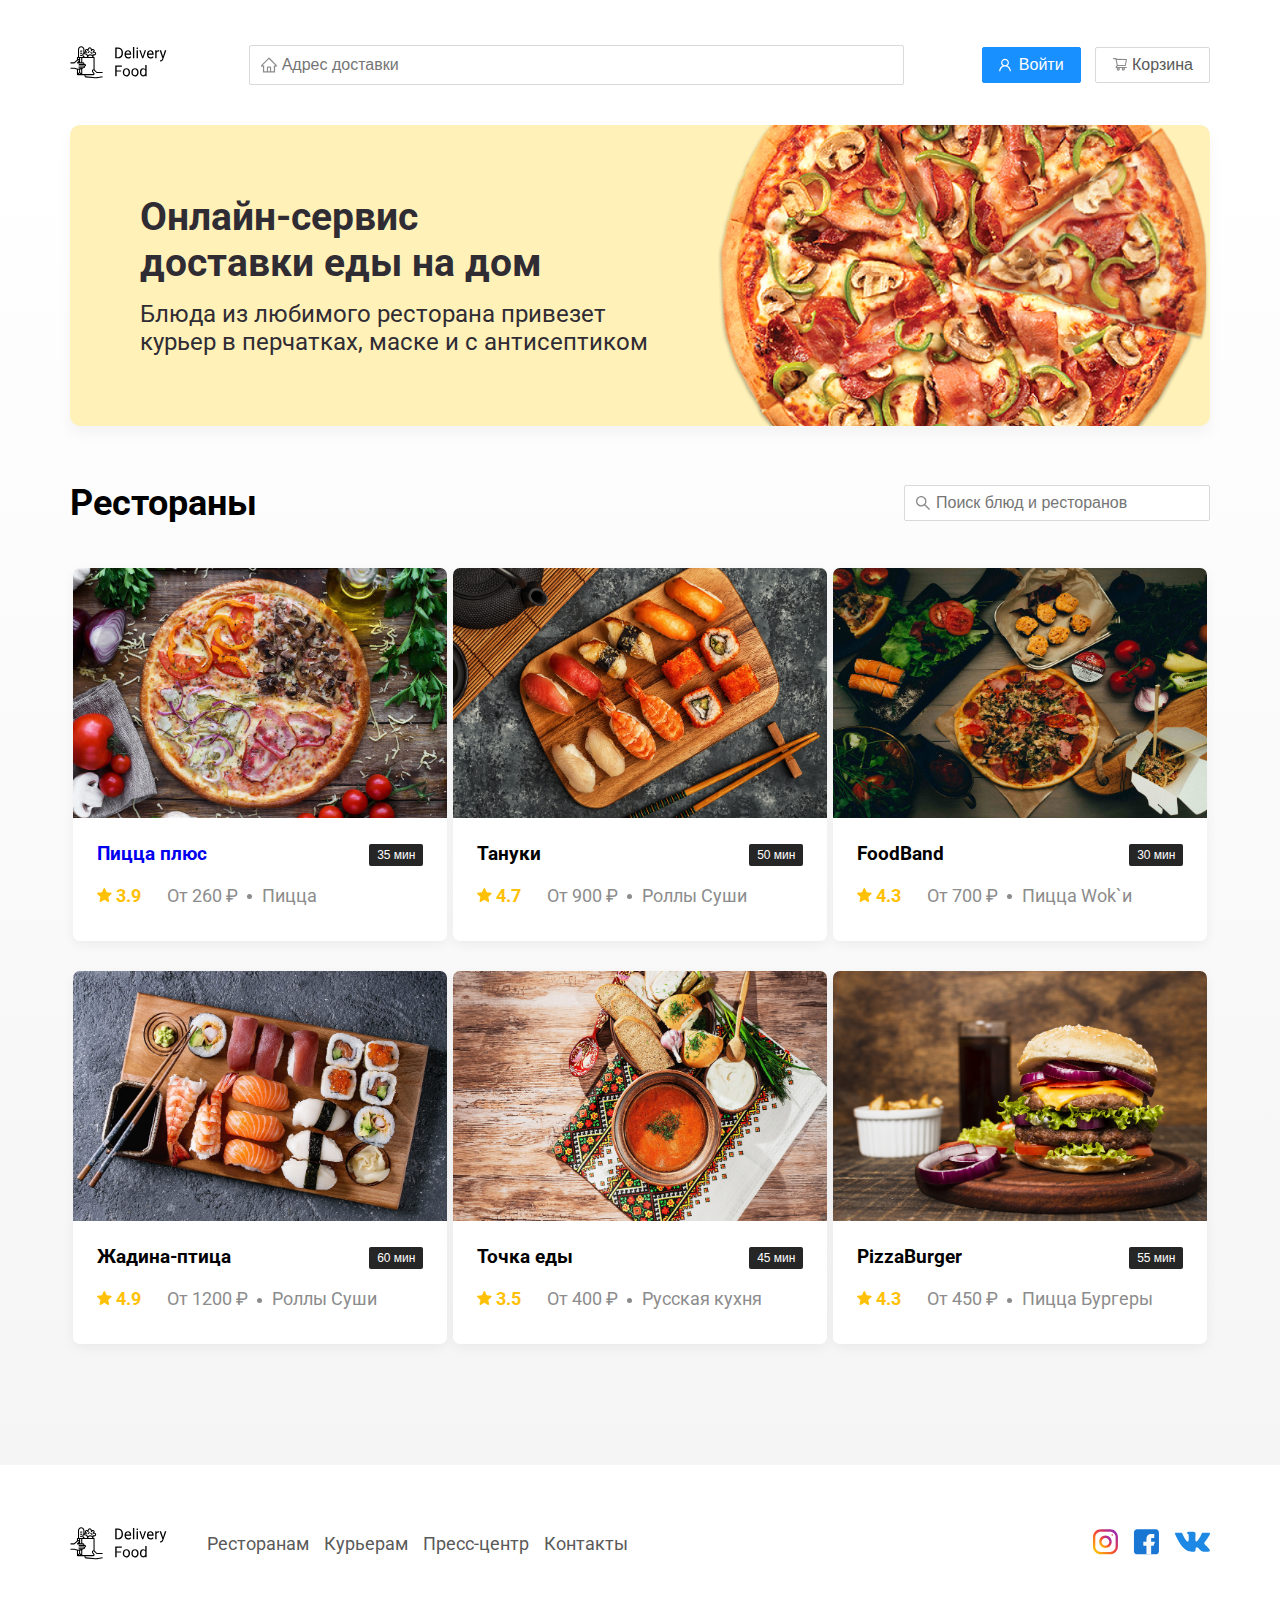
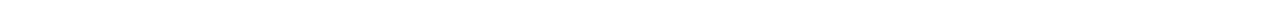
<file: index.html>
<!DOCTYPE html>
<html lang="ru">
<head>
    <title> Delivery Food - доставка еды на дом </title>
    <meta charset="UTF-8">
    <meta name="viewport" content="width=device-width, initial-scale=1">
    <link rel="preconnect" href="https://fonts.googleapis.com">
    <link rel="preconnect" href="https://fonts.gstatic.com" crossorigin>
    <link href="https://fonts.googleapis.com/css2?family=PT+Sans+Narrow:wght@400;700&family=Roboto:wght@400;700&display=swap" rel="stylesheet"> 
    <link rel="stylesheet" href="css/normalize.css">
    <link rel="stylesheet" href="css/style.css">
    <link rel="shortcut icon" href="img/icon.png" type="image/x-icon">
</head>
<body>

    <header class="header">
        <div class="container">
            <!-- Обертка для шапки сайта -->
            <div class="wrapper">
                <a href="index.html" class="home"><img src="img/logo.svg" alt="Delivery Food" class="logo"></a>
                <input type="text" placeholder="Адрес доставки" class="input adress__search">
                <!-- Обертка для блока с кнопками -->
                <div class="header__button">
                    <button class="button log-in">Войти</button>
                    <button class="button shop-cart">Корзина</button>
                </div>
            </div>
        </div>
    </header>

    <main class="main">
        <section class="promo">
            <div class="container">
                <!-- Обертка для секции promo -->
                <div class="wrapper-promo">
                    <!-- Обертка для заголовка и текста внутри секции promo -->
                    <div class="promo__text">
                        <h1 class="promo__title">
                            Онлайн-сервис <br> доставки еды на дом
                        </h1>
                        <p class="promo__intro">
                            Блюда из любимого ресторана привезет курьер в перчатках, маске и с антисептиком
                        </p>
                    </div>
                </div>
            </div>
        </section>
    
        <section class="restaurants">
            <div class="container">
                <!-- Обертка для верхней части блока restaurants -->
                <div class="restaurants__wrap-head">
                    <h2 class="restaurants__title">
                        Рестораны
                    </h2>
                    <input type="text" class="input restaurants__search" placeholder="Поиск блюд и ресторанов">
                </div>
    
                <!-- Обертка для всех блока с карточками -->
                <div class="cards">
    
                    <!-- Обертка для каждой карточки -->
                    <a href="pizzaplus.html" class="card">
                        <img src="img/card1.jpg" alt="Ресторан" class="card__image">
                        <!-- Обертка для текста карточки -->
                        <div class="card__text">
                            <!-- Обертка для шапки карточки -->
                            <div class="card__heading">
                                <h3 class="card__title">Пицца плюс</h3>
                                <span class="card__time">35 мин</span>
                            </div>
                            <!-- Обертка для дополнительной информации карточки -->
                            <div class="card__info">
                                <!-- Обертка для рейтинга карточки -->
                                <div class="card__rate">
                                    <img src="img/icon-star.svg" alt="Рейтинг">
                                    <span class="card__rate_value">3.9</span>
                                </div>
                                <!-- Обертка для цены карточки -->
                                <div class="card__price"> От 260 ₽ </div>
                                <!-- Обертка для категории карточки -->
                                <div class="card__category"> Пицца </div>
                            </div>
                        </div>
                    </a>
    
                    <div class="card">
                        <img src="img/card2.jpg" alt="Ресторан" class="card__image">
                        <!-- Обертка для текста карточки -->
                        <div class="card__text">
                            <!-- Обертка для шапки карточки -->
                            <div class="card__heading">
                                <h3 class="card__title">Тануки</h3>
                                <span class="card__time">50 мин</span>
                            </div>
                            <!-- Обертка для дополнительной информации карточки -->
                            <div class="card__info">
                                <!-- Обертка для рейтинга карточки -->
                                <div class="card__rate">
                                    <img src="img/icon-star.svg" alt="Рейтинг">
                                    <span class="card__rate_value">4.7</span>
                                </div>
                                <!-- Обертка для цены карточки -->
                                <div class="card__price"> От 900 ₽ </div>
                                <!-- Обертка для категории карточки -->
                                <div class="card__category"> Роллы Суши </div>
                            </div>
                        </div>
                    </div>
    
                    <div class="card">
                        <img src="img/card3.jpg" alt="Ресторан" class="card__image">
                        <!-- Обертка для текста карточки -->
                        <div class="card__text">
                            <!-- Обертка для шапки карточки -->
                            <div class="card__heading">
                                <h3 class="card__title">FoodBand</h3>
                                <span class="card__time">30 мин</span>
                            </div>
                            <!-- Обертка для дополнительной информации карточки -->
                            <div class="card__info">
                                <!-- Обертка для рейтинга карточки -->
                                <div class="card__rate">
                                    <img src="img/icon-star.svg" alt="Рейтинг">
                                    <span class="card__rate_value">4.3</span>
                                </div>
                                <!-- Обертка для цены карточки -->
                                <div class="card__price"> От 700 ₽ </div>
                                <!-- Обертка для категории карточки -->
                                <div class="card__category"> Пицца Wok`и </div>
                            </div>
                        </div>
                    </div>
    
                    <div class="card">
                        <img src="img/card4.jpg" alt="Ресторан" class="card__image">
                        <!-- Обертка для текста карточки -->
                        <div class="card__text">
                            <!-- Обертка для шапки карточки -->
                            <div class="card__heading">
                                <h3 class="card__title">Жадина-птица</h3>
                                <span class="card__time">60 мин</span>
                            </div>
                            <!-- Обертка для дополнительной информации карточки -->
                            <div class="card__info">
                                <!-- Обертка для рейтинга карточки -->
                                <div class="card__rate">
                                    <img src="img/icon-star.svg" alt="Рейтинг">
                                    <span class="card__rate_value">4.9</span>
                                </div>
                                <!-- Обертка для цены карточки -->
                                <div class="card__price"> От 1200 ₽ </div>
                                <!-- Обертка для категории карточки -->
                                <div class="card__category"> Роллы Суши </div>
                            </div>
                        </div>
                    </div>
    
                    <div class="card">
                        <img src="img/card5.jpg" alt="Ресторан" class="card__image">
                        <!-- Обертка для текста карточки -->
                        <div class="card__text">
                            <!-- Обертка для шапки карточки -->
                            <div class="card__heading">
                                <h3 class="card__title">Точка еды</h3>
                                <span class="card__time">45 мин</span>
                            </div>
                            <!-- Обертка для дополнительной информации карточки -->
                            <div class="card__info">
                                <!-- Обертка для рейтинга карточки -->
                                <div class="card__rate">
                                    <img src="img/icon-star.svg" alt="Рейтинг">
                                    <span class="card__rate_value">3.5</span>
                                </div>
                                <!-- Обертка для цены карточки -->
                                <div class="card__price"> От 400 ₽ </div>
                                <!-- Обертка для категории карточки -->
                                <div class="card__category"> Русская кухня </div>
                            </div>
                        </div>
                    </div>
    
                    <div class="card">
                        <img src="img/card6.jpg" alt="Ресторан" class="card__image">
                        <!-- Обертка для текста карточки -->
                        <div class="card__text">
                            <!-- Обертка для шапки карточки -->
                            <div class="card__heading">
                                <h3 class="card__title">PizzaBurger</h3>
                                <span class="card__time">55 мин</span>
                            </div>
                            <!-- Обертка для дополнительной информации карточки -->
                            <div class="card__info">
                                <!-- Обертка для рейтинга карточки -->
                                <div class="card__rate">
                                    <img src="img/icon-star.svg" alt="Рейтинг">
                                    <span class="card__rate_value">4.3</span>
                                </div>
                                <!-- Обертка для цены карточки -->
                                <div class="card__price"> От 450 ₽ </div>
                                <!-- Обертка для категории карточки -->
                                <div class="card__category"> Пицца Бургеры </div>
                            </div>
                        </div>
                    </div>
    
                </div>
            </div>
        </section>
    </main>

    <footer class="footer">
        <div class="container">
            <div class="footer__wrapper">
                <img src="img/logo.svg" alt="Delivery Food" class="logo footer__logo">
                <nav class="footer__nav">
                    <ul class="nav__list">
                        <li class="nav__item">
                            <a href="#" class="nav__link">Ресторанам</a>
                        </li>
                        <li class="nav__item">
                            <a href="#" class="nav__link">Курьерам</a>
                        </li>
                        <li class="nav__item">
                            <a href="#" class="nav__link">Пресс-центр</a>
                        </li>
                        <li class="nav__item">
                            <a href="#" class="nav__link">Контакты</a>
                        </li>
                    </ul>
                </nav>
                <div class="footer__social">
                    <a href="#" class="social__links"> 
                        <img src="img/inst.svg" alt="Инстаграм" class="social__image">
                    </a>
                    <a href="#" class="social__links"> 
                        <img src="img/facebook.svg" alt="Фейсбук" class="social__image">
                    </a>
                    <a href="#" class="social__links"> 
                        <img src="img/vk.svg" alt="ВКонтакте" class="social__image">
                    </a>
                </div>                
            </div>
        </div>
    </footer>
</body>
</html>
</file>
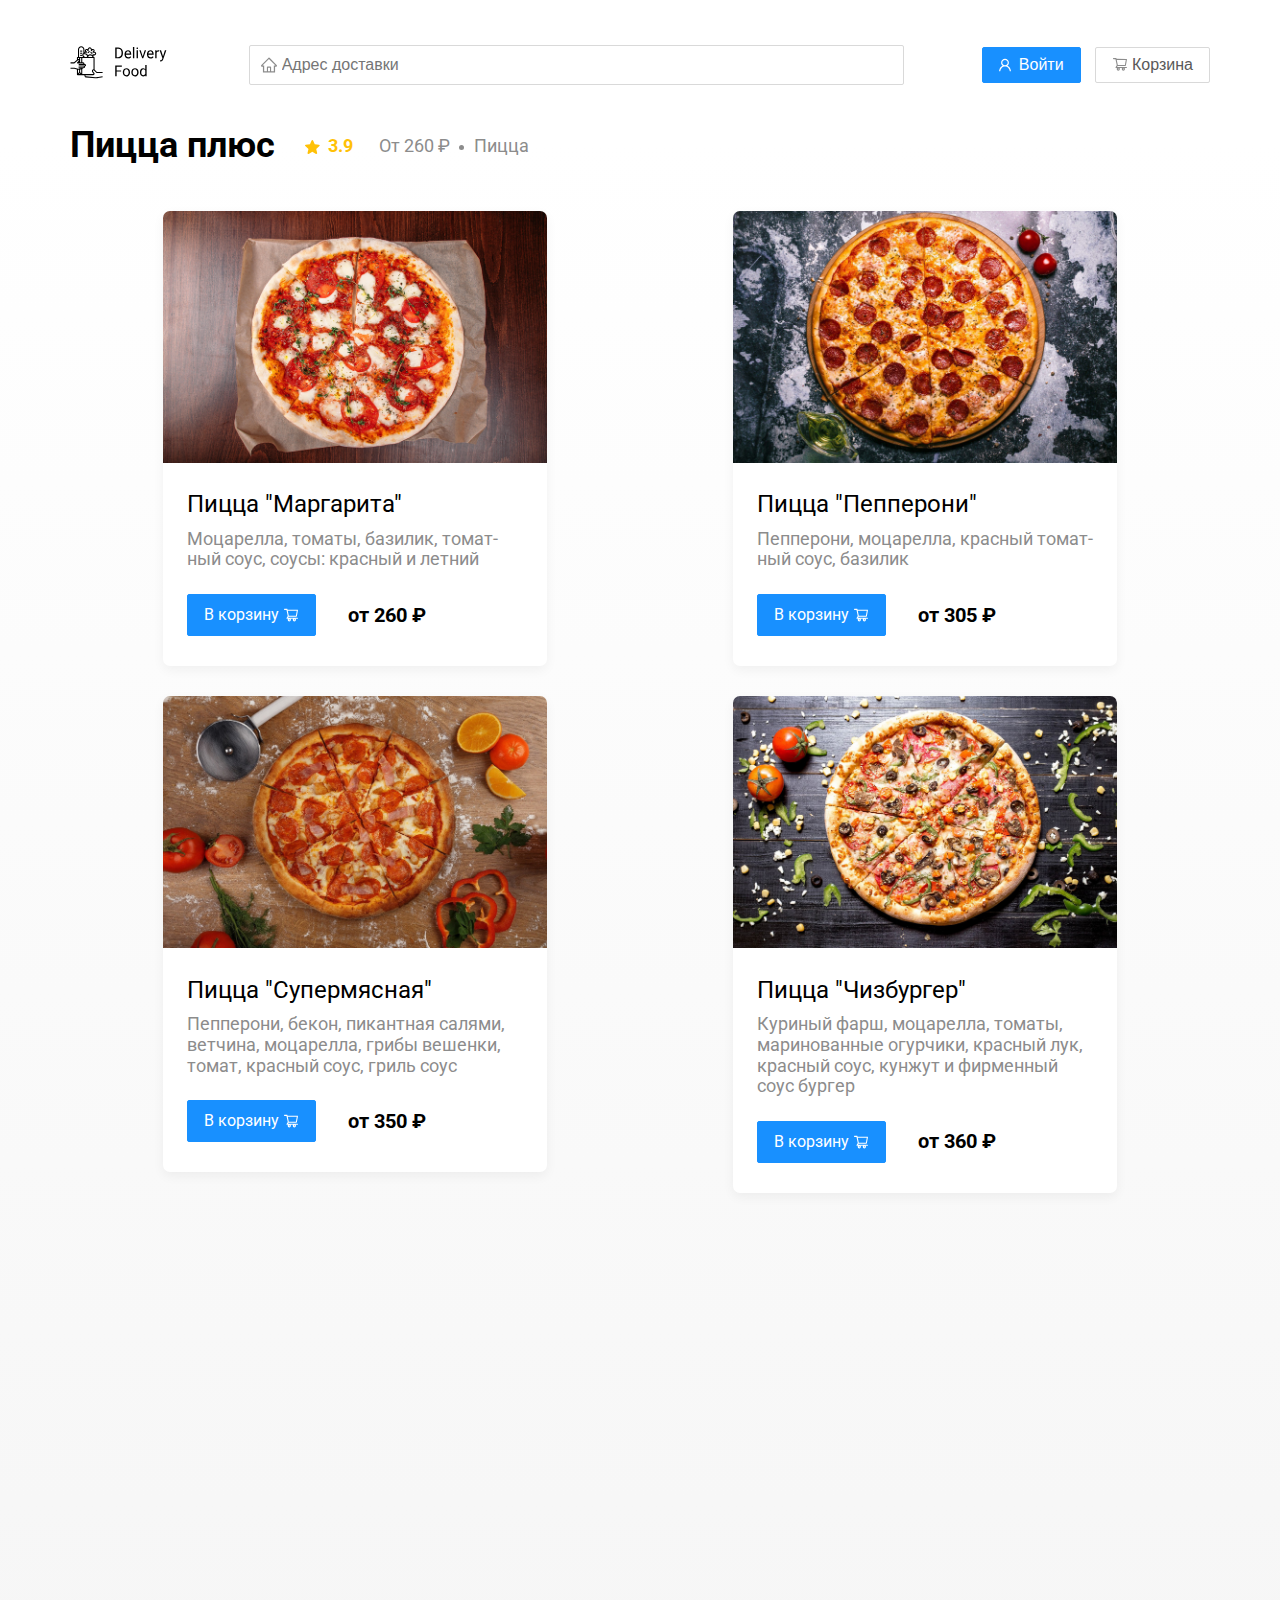
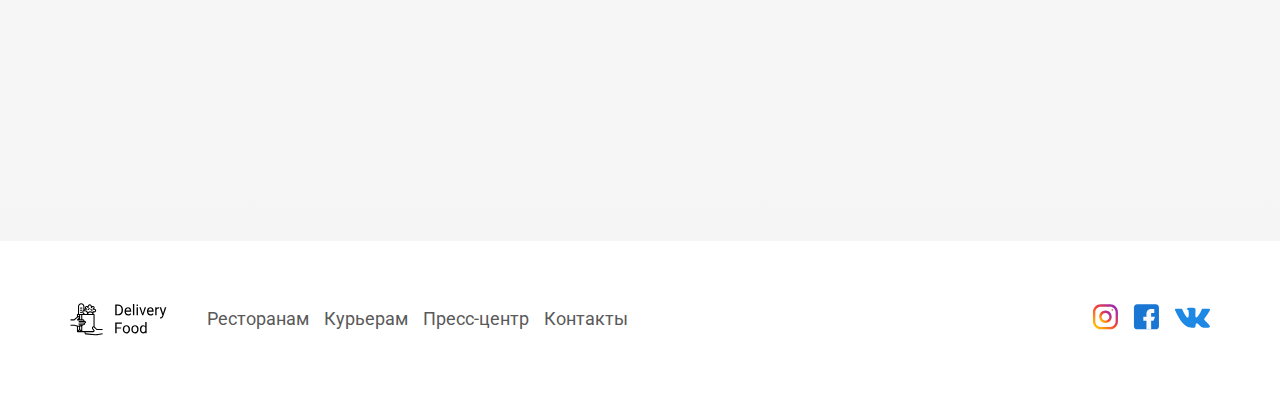
<file: pizzaplus.html>
<!DOCTYPE html>
<html lang="ru">
<head>
    <title> Delivery Food - доставка еды на дом </title>
    <meta charset="UTF-8">
    <meta name="viewport" content="width=device-width, initial-scale=1">
    <link rel="preconnect" href="https://fonts.googleapis.com">
    <link rel="preconnect" href="https://fonts.gstatic.com" crossorigin>
    <link href="https://fonts.googleapis.com/css2?family=PT+Sans+Narrow:wght@400;700&family=Roboto:wght@400;700&display=swap" rel="stylesheet"> 
    <link rel="stylesheet" href="css/normalize.css">
    <link rel="stylesheet" href="css/animate.min.css">
    <link rel="stylesheet" href="css/pizzaplus.css">
    <link rel="shortcut icon" href="img/icon.png" type="image/x-icon">
</head>
<body>

<header class="header">
    <div class="container">
        <!-- Обертка для шапки сайта -->
        <div class="wrapper">
            <a href="index.html" class="home"><img src="img/logo.svg" alt="Delivery Food" class="logo"></a>
            <input type="text" placeholder="Адрес доставки" class="input adress__search">
            <!-- Обертка для блока с кнопками -->
            <div class="header__button">
                <button class="button log-in">Войти</button>
                <button class="button shop-cart">Корзина</button>
            </div>
        </div>
    </div>
</header>

<section class="restaurants">
    <div class="container">

        <div class="restaurants__wrap-head">
            <h1 class="restaurants__heading">
                Пицца плюс
            </h1>
            <div class="restaurants__info">
                <div class="info__rate">
                    <span class="info__rate_value">3.9</span>
                </div>
                <div class="info__price">
                    <span class="info__price_value">От 260 ₽</span>
                </div>
                <div class="info__category">
                    <span class="info__category__value">Пицца</span>
                </div>
            </div>
        </div>

        <div class="cards">
            
            <div class="card wow fadeIn" data-wow-delay="0.4s">
                <img src="img/restaurant1Card/card1.jpg" alt="Позиция" class="card__image">
                <div class="card__info">
                    <div class="card__text">
                        <h3 class="card__title">
                            Пицца "Маргарита"
                        </h3>
                        <span class="card__intro">
                            Моцарелла, томаты, базилик, томатный соус, соусы: красный и летний 
                        </span>
                    </div>
                    <div class="card__buy">
                        <button class="button shop-cart second">В корзину</button>
                        <span class="card__price">от 260 ₽</span>
                    </div>
                </div>
            </div>

            <div class="card wow fadeIn" data-wow-delay="0.4s">
                <img src="img/restaurant1Card/card2.jpg" alt="Позиция" class="card__image">
                <div class="card__info">
                    <div class="card__text">
                        <h3 class="card__title">
                            Пицца "Пепперони"
                        </h3>
                        <span class="card__intro">
                            Пепперони, моцарелла, красный томатный соус, базилик
                        </span>
                    </div>
                    <div class="card__buy">
                        <button class="button shop-cart second">В корзину</button>
                        <span class="card__price">от 305 ₽</span>
                    </div>
                </div>
            </div>

            <div class="card wow fadeIn" data-wow-delay="0.4s">
                <img src="img/restaurant1Card/card3.jpg" alt="Позиция" class="card__image">
                <div class="card__info">
                    <div class="card__text">
                        <h3 class="card__title">
                            Пицца "Супермясная"
                        </h3>
                        <span class="card__intro">
                            Пепперони, бекон, пикантная салями, ветчина, моцарелла, грибы вешенки, томат, красный соус, гриль соус 
                        </span>
                    </div>
                    <div class="card__buy">
                        <button class="button shop-cart second">В корзину</button>
                        <span class="card__price">от 350 ₽</span>
                    </div>
                </div>
            </div>

            <div class="card wow fadeIn" data-wow-delay="0.4s">
                <img src="img/restaurant1Card/card4.jpg" alt="Позиция" class="card__image">
                <div class="card__info">
                    <div class="card__text">
                        <h3 class="card__title">
                            Пицца "Чизбургер"
                        </h3>
                        <span class="card__intro">
                            Куриный фарш, моцарелла, томаты, маринованные огурчики, красный лук, красный соус, кунжут и фирменный соус бургер 
                        </span>
                    </div>
                    <div class="card__buy">
                        <button class="button shop-cart second">В корзину</button>
                        <span class="card__price">от 360 ₽</span>
                    </div>
                </div>
            </div>

            <div class="card wow fadeIn" data-wow-delay="0.4s">
                <img src="img/restaurant1Card/card5.jpg" alt="Позиция" class="card__image">
                <div class="card__info">
                    <div class="card__text">
                        <h3 class="card__title">
                            Пицца "Гавайская"
                        </h3>
                        <span class="card__intro">
                            Копченое куриное филе в соусе сладкий чили, ананасы, моцарелла, красный соус 
                        </span>
                    </div>
                    <div class="card__buy">
                        <button class="button shop-cart second">В корзину</button>
                        <span class="card__price">от 335 ₽</span>
                    </div>
                </div>
            </div>

            <div class="card wow fadeIn" data-wow-delay="0.4s">
                <img src="img/restaurant1Card/card6.jpg" alt="Позиция" class="card__image">
                <div class="card__info">
                    <div class="card__text">
                        <h3 class="card__title">
                            Пицца "Охотничья"
                        </h3>
                        <span class="card__intro">
                            Охотничьи колбаски, ветчина, моцарелла, лук, соусы: красный и ранч  
                        </span>
                    </div>
                    <div class="card__buy">
                        <button class="button shop-cart second">В корзину</button>
                        <span class="card__price">от 325 ₽</span>
                    </div>
                </div>
            </div>

        </div>
    </div>
</section>


<footer class="footer">
    <div class="container">
        <div class="footer__wrapper">
            <img src="img/logo.svg" alt="Delivery Food" class="logo footer__logo">
            <nav class="footer__nav">
                <ul class="nav__list">
                    <li class="nav__item">
                        <a href="#" class="nav__link">Ресторанам</a>
                    </li>
                    <li class="nav__item">
                        <a href="#" class="nav__link">Курьерам</a>
                    </li>
                    <li class="nav__item">
                        <a href="#" class="nav__link">Пресс-центр</a>
                    </li>
                    <li class="nav__item">
                        <a href="#" class="nav__link">Контакты</a>
                    </li>
                </ul>
            </nav>
            <div class="footer__social">
                <a href="#" class="social__links"> 
                    <img src="img/inst.svg" alt="Инстаграм" class="social__image">
                </a>
                <a href="#" class="social__links"> 
                    <img src="img/facebook.svg" alt="Фейсбук" class="social__image">
                </a>
                <a href="#" class="social__links"> 
                    <img src="img/vk.svg" alt="ВКонтакте" class="social__image">
                </a>
            </div>                
        </div>
    </div>
</footer>

<!-- Добавлена анимация -->
<div class="modal animated fadeIn fast"> 
    <div class="modal__dialog">
        <div class="modal__header">
            <h3 class="modal__title"> Корзина </h3>
            <button class="modal__close">&times;</button>
        </div>
        <div class="modal__main">
            <div class="food__row">
                <span class="food__name">
                    Пицца "Маргарита"
                </span>
                <strong class="food__price">
                    260 ₽
                </strong>
                <div class="food__counter">
                    <button class="counter__button minus">-</button>
                    <span class="counter">1</span>
                    <button class="counter__button plus">+</button>
                </div>
                <!-- /.food__counter -->
            </div>
            <div class="food__row">
                <span class="food__name">
                    Пицца "Пепперони"
                </span>
                <strong class="food__price">
                    305 ₽
                </strong>
                <div class="food__counter">
                    <button class="counter__button minus">-</button>
                    <span class="counter">1</span>
                    <button class="counter__button plus">+</button>
                </div>
                <!-- /.food__counter -->
            </div>
            <div class="food__row">
                <span class="food__name">
                    Пицца "Супермясная"
                </span>
                <strong class="food__price">
                    350 ₽
                </strong>
                <div class="food__counter">
                    <button class="counter__button minus">-</button>
                    <span class="counter">1</span>
                    <button class="counter__button plus">+</button>
                </div>
                <!-- /.food__counter -->
            </div>
            <div class="food__row">
                <span class="food__name">
                    Пицца "Чизбургер"
                </span>
                <strong class="food__price">
                    360 ₽
                </strong>
                <div class="food__counter">
                    <button class="counter__button minus">-</button>
                    <span class="counter">1</span>
                    <button class="counter__button plus">+</button>
                </div>
                <!-- /.food__counter -->
            </div>
            <div class="food__row">
                <span class="food__name">
                    Пицца "Гавайская"
                </span>
                <strong class="food__price">
                    335 ₽
                </strong>
                <div class="food__counter">
                    <button class="counter__button minus">-</button>
                    <span class="counter">1</span>
                    <button class="counter__button plus">+</button>
                </div>
                <!-- /.food__counter -->
            </div>
            <div class="food__row">
                <span class="food__name">
                    Пицца "Охотничья"
                </span>
                <strong class="food__price">
                    325 ₽
                </strong>
                <div class="food__counter">
                    <button class="counter__button minus">-</button>
                    <span class="counter">1</span>
                    <button class="counter__button plus">+</button>
                </div>
                <!-- /.food__counter -->
            </div>
        </div>
        <div class="modal__footer">
            <span class="footer__pricetag">
                1250 ₽
            </span>
            <div class="footer__buttons">
                <button class="button button__buy">
                    Оформить заказ
                </button>
                <button class="button button__cancel">
                    Отмена
                </button>
            </div>
        </div>
    </div>    
</div>

<script
    src="https://code.jquery.com/jquery-3.6.0.min.js"
    integrity="sha256-/xUj+3OJU5yExlq6GSYGSHk7tPXikynS7ogEvDej/m4="
    crossorigin="anonymous"></script>
<script src="js/wow.min.js"></script>
<script src="js/pizzaplus.js"></script>
</body>
</html>
</file>
<file: css/style.css>
@import url('https://fonts.googleapis.com/css2?family=PT+Sans+Narrow:wght@400;700&family=Roboto:wght@400;700&display=swap');

/* 
    font-family: 'PT Sans Narrow', sans-serif;

    font-family: 'Roboto', sans-serif;
 */

* {
    margin: 0;
    padding: 0;
    box-sizing: border-box;
}

h1, h2, h3, h4, h5, h6 {
    margin: 0;
    padding: 0;
}

body {
    font-family: 'Roboto', sans-serif;
    font-size: 16px;
}

.container {
    max-width: 1200px;
    width: 90%;
    margin: 0 auto;
}

/* ---------------------------------------- СЕКЦИЯ HEADER ----------------------------------------- */

.header {
    padding-top: 44px; padding-bottom: 22px;
    font-family: sans-serif;
}


.wrapper {
    display: flex;
    align-items: center;
    justify-content: space-between;
}

.adress__search {
    /* Блок занимает 80% свободного места */
    flex: 0.8;
    height: 40px;
    padding-left: 32px;
    border: 1px solid #D9D9D9;
    border-radius: 2px;
    background-image: url(..//img/icon-home.svg);
    background-repeat: no-repeat;
    background-position: left 11px center;
}

.button {
    padding: 8px 16px;
    padding-left: 36px;    
    background-position: left 16px center;
    background-repeat: no-repeat;
    border-radius: 2px;
    cursor: pointer;
}

.header__button button:nth-child(1) {
    color: #fff;
    background-color: #1890FF;
    background-image: url(../img/icon-person.svg);
    border: 1px solid #1890FF;
}

.header__button button:nth-child(2) {
    color: #595959;
    background-color: #fff;
    background-image: url(../img/icon-cart.svg);
    border: 1px solid #D9D9D9;
    margin-left: 10px;
    
    
    

}

/* ________________________________________ СЕКЦИЯ HEADER _________________________________________ */

.main {
    background: linear-gradient(180deg, rgba(245, 245, 245, 0) 1.04%, #F5F5F5 100%);
}

/* ---------------------------------------- СЕКЦИЯ PROMO ----------------------------------------- */

.promo {
    padding-top: 18px;
    padding-bottom: 56px;
}

.wrapper-promo {
    background: #FFF1B8;
    border-radius: 10px;
    box-shadow: 0 7px 12px rgba(158, 158, 163, 0.1);
    background-image: url(../img/pizza.png);
    background-repeat: no-repeat;
    background-position: right center;
    background-size: 500px;
}

.promo__text {
    /* При BZ: border-box длина блока 538px укладывается в border, margin
     и paddaing, поэтому длина контента становится 398px.
     Чтобы задать размер 538px именно контенту, а потом отступы прибавить
     к этой длине, необходимо применить BZ: content-box */
    box-sizing: content-box;
    padding: 69px 70px;
    max-width: 538px;
}

.promo__title {
    font-weight: 700;
    font-size: 39px;
    line-height: 118%;
    margin-bottom: 15px;
    color: #302C34;
}

.promo__intro {
    font-weight: 400;
    font-size: 24px;
    line-height: 116%;
    color: #302C34;
}

/* ________________________________________ СЕКЦИЯ PROMO _________________________________________ */

/* ---------------------------------------- СЕКЦИЯ RESTAURANTS ----------------------------------------- */

.restaurants {
    padding-bottom: 91px;
}

.restaurants__wrap-head {
    display: flex;
    align-items: center;
    justify-content: space-between;
}

.restaurants__title {
    font-weight: 700;
    font-size: 36px;
    line-height: 117%;
}

.restaurants__search {
    padding-left: 31px;
    padding-top: 5px;
    padding-bottom: 5px;
    width: 306px;
    font-family: sans-serif;
    font-weight: 400;
    line-height: 150%;
    background-image: url(../img/icon-search.svg);
    background-repeat: no-repeat;
    background-position: left 10px center;
    border: 1px solid #D9D9D9;
    border-radius: 2px;

}

.cards {
    margin-top: 44px;
    display: flex;
    align-items: flex-start;
    justify-content: space-between;
    flex-wrap: wrap;
}

.card {
    background: #FFFFFF;
    box-shadow: 0px 4px 12px rgba(0, 0, 0, 0.05);
    border-radius: 7px;
    /* Все, что за пределами карточки скрывается */
    overflow: hidden; 
    margin-bottom: 30px;
    cursor: pointer;
    transition: all 0.5s;
    text-decoration: none;
}

.card:hover {
    box-shadow: 0px 8px 16px rgba(0, 0, 0, 0.45);
}

.card__image {
    max-width: 384px;
    max-height: 250px;
    object-fit: cover;
}

.card__text {
    padding-top: 21px;
    padding-bottom: 35px;
    padding-left: 24px;
    padding-right: 24px;
}

.card__heading {
    display: flex;
    align-items: center;
    justify-content: space-between;
    margin-bottom: 20px;
}

.сard__title {
    font-size: 24px;
    font-weight: 700;
}

.card__time {
    font-family: sans-serif;
    font-size: 12px;
    font-weight: 400;
    color: #fff;
    background-color: #262626;
    border-radius: 2px;
    padding: 1px 8px;
    line-height: 167%;
}

.card__info {
    display: flex;
    align-items: center;
}

.card__rate {
    margin-right: 26px;
}

.card__rate_value {
    color: #FFC107;
    font-size: 18px;
    font-weight: 700;
}

.card__price {
    font-size: 18px;
    font-weight: 400;
    color: #8C8C8C;
    
}

.card__price::after {
    content: "";
    width: 5px;
    height: 5px;
    background-color: #8C8C8C;
    display: inline-block;
    border-radius: 100%;
    vertical-align: middle;
    margin-left: 5px;
}

.card__category {
    font-size: 18px;
    font-weight: 400;
    color: #8C8C8C;
    margin-left: 10px;
}

/* ________________________________________ СЕКЦИЯ RESTAURANTS _________________________________________ */

/* ---------------------------------------- СЕКЦИЯ FOOTER ----------------------------------------- */

.footer {
    padding: 60px 0;
}

.footer__wrapper {
    display: flex;
    align-items: center;
    justify-content: space-between;
}

.footer__logo {
    margin-right: 36px;
}

.footer__nav {
    margin-right: auto;
}

.nav__list {
    display: flex;
    align-items: center;
}

.nav__item {
    list-style-type: none;
}

/* Применяем свойство для всех, но НЕ для последнего ребенка */
.nav__item:not(:last-child) {
    margin-right: 15px;
}

.nav__link {
    text-decoration: none;
    color: #595959;
    font-size: 18px;
    font-weight: 400;
}

.footer__social {
    display: flex;
    align-items: center;    
}

.social__links {
    text-decoration: none;
}

/* Применяем свойство для всех, но НЕ для первого ребенка */
.social__links:not(:first-child) {
    margin-left: 15px;
}

/* ________________________________________ СЕКЦИЯ FOOTER _________________________________________ */


/* ---------------------------------------- RESPONSIVE ----------------------------------------- */

/* 1201px - 1400px */
@media screen and (max-width:1400px) {

    .container {
        max-width: 1140px;
    }

    /* ---------- HEADER ---------- */

    /* __________ HEADER __________ */

    /* ---------- PROMO ---------- */

    /* __________ PROMO __________ */

    /* ---------- RESTAURANTS ---------- */
    .cards {
        justify-content: space-around;
    }
    /* __________ RESTAURANTS __________ */

    /* ---------- FOOTER ---------- */
    
    /* __________ FOOTER __________ */
    
}

/* 993px - 1200px */
@media screen and (max-width:1200px) {

    .container {
        max-width: 960px;
    }

    /* ---------- HEADER ---------- */
    /* __________ HEADER __________ */

    /* ---------- PROMO ---------- */
    .wrapper-promo {
        background-size: 400px;
        background-position: right -100px center;
    }
    /* __________ PROMO __________ */

    /* ---------- RESTAURANTS ---------- */
    /* __________ RESTAURANTS __________ */

    /* ---------- FOOTER ---------- */
    /* __________ FOOTER __________ */
    
}

/* 769px - 992px */
@media screen and (max-width:992px) {

    .container {
        max-width: 720px;
    }

    /* ---------- HEADER ---------- */
    /* __________ HEADER __________ */

    /* ---------- PROMO ---------- */
    .wrapper-promo {
        background-size: 347px;
        background-position: right -115px center;
    }

    .promo__text {
        padding: 70px 25px;
        max-width: 65%;
    }

    .promo__title {
        font-size: 30px;
    }

    .promo__intro {
        font-size: 20px;
    }
    /* __________ PROMO __________ */

    /* ---------- RESTAURANTS ---------- */

    .cards {
        justify-content: space-between;
    }

    .card {
        flex-basis: 48%;
    }

    .card__image {
        max-width: 100%;
    }

    .card__price {
        font-size: 15px;
    }

    .card__category {
        font-size: 15px;
    }
    /* __________ RESTAURANTS __________ */

    /* ---------- FOOTER ---------- */

    .footer__logo {
        margin-right: 35px;
    }

    .nav__link {
        font-size: 16px;
    }
    /* __________ FOOTER __________ */
    
}


/* 577px - 768px */
@media screen and (max-width:768px) {

    .container {
        max-width: 540px;
    }

    /* ---------- HEADER ---------- */
    .header__button {
        display: flex;
        flex-direction: column;
    }

    .header__button button:nth-child(2) {
        margin-left: 0;
        margin-top: 10px;
    }
    /* __________ HEADER __________ */

    /* ---------- PROMO ---------- */
    .wrapper-promo {
        background-position: right -170px center;
    }
    /* __________ PROMO __________ */

    /* ---------- RESTAURANTS ---------- */

    .restaurants__title {
        font-size: 30px;
    }

    .restaurants__search {
        flex-basis: 50%;
    }
    
    .card__info {
        flex-wrap: wrap;
    }

    .card__rate {
        flex-basis: 100%;
        margin: 0;
        margin-bottom: 15px;
    }
    
    /* __________ RESTAURANTS __________ */

    /* ---------- FOOTER ---------- */
    .nav__list {
        flex-wrap: wrap;
    }

    .nav__item:nth-child(1),
    .nav__item:nth-child(2) {
        margin-bottom: 8px;
    }
    /* __________ FOOTER __________ */
    
}

/* 424px - 576px */
@media screen and (max-width:576px) {
    .container {
        max-width: 90%;
    }

    /* ---------- HEADER ---------- */
    .wrapper {
        flex-direction: column;
        justify-content: center;
    }

    .header__button {
        margin-top: 50px;
        flex-direction: row;
    }

    .header__button button:nth-child(2) {
        margin: 0;
        margin-left: 15px;
    }

    .adress__search {
        /* По счету инпут станет пятым */
        order: 5;
        width: 100%;
        margin-top: 30px;
        padding-top: 15px;
        padding-bottom: 15px;
    }
    /* __________ HEADER __________ */

    /* ---------- PROMO ---------- */
    .promo__text {
        box-sizing: border-box;
        text-align: center;
        max-width: 100%;
        padding-bottom: 200px;
        padding-top: 30px;
    }

    .promo__title {
        font-size: 25px;
    }

    .promo__intro {
        font-size: 16px;
        line-height: 140%;
    }

    .wrapper-promo {
        background-position: center bottom -200px;
        background-size: 387px;
    }
    /* __________ PROMO __________ */

    /* ---------- RESTAURANTS ---------- */
    .restaurants__wrap-head {
        flex-direction: column;
    }

    .restaurants__title {
        margin-bottom: 25px;
    }

    .restaurants__search {
        width: 100%;
    }

    .cards {
        flex-wrap: wrap;
        justify-content: center;
    }

    .card__image {
        width: 100%;
    }

    .card {
        flex-basis: 73%;
    }
    /* __________ RESTAURANTS __________ */

    /* ---------- FOOTER ---------- */
    .footer__wrapper {
        flex-direction: column;
        justify-content: center;
    }

    .footer__nav {
        margin-right: 0;
        width: 100%;
    }

    .nav__list {
        margin-bottom: 30px;
        flex-direction: column;
        justify-content: center;
        text-align: center;
    }

    .footer .nav__item {
        margin: 0;
        margin-bottom: 10px;
    }

    .footer__logo {
        margin: 0;
        margin-bottom: 30px;
    }
    /* __________ FOOTER __________ */
    
}

/* 321px - 424px */
@media screen and (max-width:424px) {
    .container {
        max-width: 90%;
    }

    /* ---------- HEADER ---------- */
    .wrapper {
        flex-direction: column;
        justify-content: center;
    }

    .header__button {
        margin-top: 50px;
        flex-direction: row;
    }

    .header__button button:nth-child(2) {
        margin: 0;
        margin-left: 15px;
    }

    .adress__search {
        /* По счету инпут станет пятым */
        order: 5;
        width: 100%;
        margin-top: 30px;
        padding-top: 15px;
        padding-bottom: 15px;
    }
    /* __________ HEADER __________ */

    /* ---------- PROMO ---------- */
    .promo__text {
        box-sizing: border-box;
        text-align: center;
        max-width: 100%;
        padding-bottom: 162px;
        padding-top: 30px;
    }

    .promo__title {
        font-size: 25px;
    }

    .promo__intro {
        font-size: 16px;
        line-height: 140%;
    }

    .wrapper-promo {
        background-position: center bottom -145px;
        background-size: 288px;
    }
    /* __________ PROMO __________ */

    /* ---------- RESTAURANTS ---------- */
    .restaurants__wrap-head {
        flex-direction: column;
    }

    .restaurants__title {
        margin-bottom: 25px;
    }

    .restaurants__search {
        width: 100%;
    }

    .cards {
        flex-wrap: wrap;
    }

    .card {
        flex-basis: 100%;
    }
    /* __________ RESTAURANTS __________ */

    /* ---------- FOOTER ---------- */
    .footer__wrapper {
        flex-direction: column;
        justify-content: center;
    }

    .footer__nav {
        margin-right: 0;
        width: 100%;
    }

    .nav__list {
        margin-bottom: 30px;
        flex-direction: column;
        justify-content: center;
        text-align: center;
    }

    .footer .nav__item {
        margin: 0;
        margin-bottom: 10px;
    }

    .footer__logo {
        margin: 0;
        margin-bottom: 30px;
    }
    /* __________ FOOTER __________ */
    
}




/* ________________________________________ RESPONSIVE _________________________________________ */
</file>
<file: css/pizzaplus.css>
@import url('https://fonts.googleapis.com/css2?family=PT+Sans+Narrow:wght@400;700&family=Roboto:wght@400;700&display=swap');

/* 
    font-family: 'PT Sans Narrow', sans-serif;

    font-family: 'Roboto', sans-serif;
 */

* {
    margin: 0;
    padding: 0;
    box-sizing: border-box;
}

h1, h2, h3, h4, h5, h6 {
    margin: 0;
    padding: 0;
}

body {
    font-family: 'Roboto', sans-serif;
    font-size: 16px;
}

.container {
    max-width: 1200px;
    width: 90%;
    margin: 0 auto;
}



/* ---------------------------------------- СЕКЦИЯ HEADER ----------------------------------------- */

.header {
    padding-top: 44px; padding-bottom: 40px;
    font-family: sans-serif;
}

.wrapper {
    display: flex;
    align-items: center;
    justify-content: space-between;
}

.adress__search {
    /* Блок занимает 80% свободного места */
    flex: 0.8;
    height: 40px;
    padding-left: 32px;
    border: 1px solid #D9D9D9;
    border-radius: 2px;
    background-image: url(..//img/icon-home.svg);
    background-repeat: no-repeat;
    background-position: left 11px center;
}

.button {
    padding: 8px 16px;
    padding-left: 36px;    
    background-position: left 16px center;
    background-repeat: no-repeat;
    border-radius: 2px;
    cursor: pointer;
}

.header__button button:nth-child(1) {
    color: #fff;
    background-color: #1890FF;
    background-image: url(../img/icon-person.svg);
    border: 1px solid #1890FF;
}

.header__button button:nth-child(2) {
    color: #595959;
    background-color: #fff;
    background-image: url(../img/icon-cart.svg);
    border: 1px solid #D9D9D9;
    margin-left: 10px;
}

/* ________________________________________ СЕКЦИЯ HEADER _________________________________________ */

.main {
    background: linear-gradient(180deg, rgba(245, 245, 245, 0) 1.04%, #F5F5F5 100%);
}

/* ---------------------------------------- СЕКЦИЯ RESTAURANTS ----------------------------------------- */

.restaurants {
    padding-bottom: 112px;
    background: linear-gradient(180deg, rgba(245, 245, 245, 0) 1.04%, #F5F5F5 100%);
}

.restaurants__wrap-head {
    display: flex;
    align-items: center;
    margin-bottom: 44px;
}

.restaurants__heading {
    margin-right: 30px;
    font-size: 36px;
}

.restaurants__info {
    display: flex;
    align-items: center;
}

.info__rate {
    background-image: url(../img/icon-star.svg);
    background-repeat: no-repeat;
    background-position: left center;
    padding-left: 23px;
    margin-right: 26px;
}

.info__rate_value {
    font-size: 18px;
    font-weight: 700;
    color: #FFC107;
}

.info__price::after {
    content: '';
    display: inline-block;
    width: 5px;
    height: 5px;
    background-color: #8C8C8C;
    vertical-align: middle;
    border-radius: 100%;
    margin-left: 5px;
}

.info__price_value {
    color: #8C8C8C;
    font-size: 18px;
    font-weight: 400;
}

.info__category__value {
    color: #8C8C8C;   
    font-size: 18px;
    font-weight: 400;
    margin-left: 10px; 
}

.cards {
    margin-top: 44px;
    display: flex;
    align-items: flex-start;
    justify-content: space-between;
    flex-wrap: wrap;
}

.card {
    background: #FFFFFF;
    box-shadow: 0px 4px 12px rgba(0, 0, 0, 0.05);
    border-radius: 7px;
    /* Все, что за пределами карточки скрывается */
    overflow: hidden; 
    margin-bottom: 30px;
    cursor: pointer;
    transition: all 0.5s;
    max-width: 384px;
}

.card:hover {
    box-shadow: 0px 8px 16px rgba(0, 0, 0, 0.45);
}

.card__image {
    max-width: 385px;
    max-height: 252px;
    object-fit: cover;
}

.card__info {
    padding: 24px;
    padding-bottom: 30px;
    max-width: 384px;
    min-height: 100%;
}



.card__text {
    margin-bottom: 24px;
}

.card__title {
    font-size: 24px;
    font-weight: 400;
}

.card__intro {
    display: inline-block;
    margin-top: 10px;
    font-size: 18px;
    font-weight: 400;
    color: #8C8C8C;

    /* Переносит текст, если не хватает места */
    hyphens: auto;
}

.card__buy {
    display: flex;
    align-items: center;
}

.second {
    color: #fff;
    background-color: #1890FF;
    background-image: url(../img/Rcart.svg);
    border: 1px solid #1890FF;  
    background-position: right 17px center;
    padding-top: 8px;
    padding-bottom: 8px;
    padding-left: 16px;
    padding-right: 36px;
    margin-right: 32px;
    line-height: 150%;
}

.card__price {
    display: inline-block;
    font-size: 20px;
    font-weight: 700;
}

/* ________________________________________ СЕКЦИЯ RESTAURANTS _________________________________________ */

/* ---------------------------------------- СЕКЦИЯ FOOTER ----------------------------------------- */

.footer {
    padding: 60px 0;
}

.footer__wrapper {
    display: flex;
    align-items: center;
    justify-content: space-between;
}

.footer__logo {
    margin-right: 36px;
}

.footer__nav {
    margin-right: auto;
}

.nav__list {
    display: flex;
    align-items: center;
}

.nav__item {
    list-style-type: none;
}

/* Применяем свойство для всех, но НЕ для последнего ребенка */
.nav__item:not(:last-child) {
    margin-right: 15px;
}

.nav__link {
    text-decoration: none;
    color: #595959;
    font-size: 18px;
    font-weight: 400;
}

.footer__social {
    display: flex;
    align-items: center;    
}

.social__links {
    text-decoration: none;
}

/* Применяем свойство для всех, но НЕ для первого ребенка */
.social__links:not(:first-child) {
    margin-left: 15px;
}

/* ________________________________________ СЕКЦИЯ FOOTER _________________________________________ */

/* ---------------------------------------- СЕКЦИЯ MODAL ----------------------------------------- */

.modal {
    /* Зафиксируем окно на странице ресторана */
    position: fixed;

    /* Закрепим в верхнем левом углу */
    left: 0;
    top: 0;

    /* Растянем на всю ширину и высоту */
    width: 100%;
    height: 100%;

    /* Зададим полупрозрачный фон */
    background: rgba(0, 0, 0, 0.5);

    /* Отцентрируем дочерний элемент по центру */
    display: flex;
    align-items: center;
    justify-content: center;

    transition: all 1s ease;

    /* Скрыть изначально */
    display: none;
    visibility: hidden;



}

.modal__is-open {
    /* Окно показывается */
    display: flex;
    visibility: visible;
}

.scroll-locked {
    overflow: hidden
}

.modal__dialog {
    /* Зададим блок обтекаемость потоком сайта */
    position: absolute;

    /* Ширина не может быть больше этого значения */
    max-width: 780px;

    /* Высота не может быть ниже этого значения*/
    min-height: 520px;

    /* Ширина и косметика */
    width: 95%;
    background: #FFFFFF;
    border-radius: 5px;

    /* Внутренние оступы */
    padding: 41px 45px;
}

.modal__header {
    display: flex;
    align-items: center;
    justify-content: space-between;
    margin-bottom: 45px;
}

.modal__title {
    font-weight: 700;
    font-size: 36px;
}

.modal__close {
    background: none;
    border: none;
    font-size: 44px;
    line-height: 0;
    background-color: transparent;
    cursor: pointer;
}


.food__row {
    display: flex;
    align-items: flex-start;
    justify-content: space-between;
    padding-bottom: 8px;
    border-bottom: 1px solid #D9D9D9;
    margin-bottom: 15px;
}

.food__name {
    font-size: 18px;
    font-weight: 400;
}

.food__price {
    margin-left: auto;
    font-size: 20px;
    font-weight: 700;
}

.food__counter {
    margin-left: 47px;
    display: flex;
    align-items: center;
}

.counter {
    margin: 0 13px;
    font-size: 16px;
    font-weight: 200;
    font-family: sans-serif;
}

.counter__button {
    width: 39px;
    height: 32px;
    background-color: #fff;
    border: 1px solid #40A9FF;
    border-radius: 2px;
    font-size: 14px;
    color: #40A9FF;
    font-weight: 400;
    cursor: pointer;
}

.modal__footer {
    display: flex;
    align-items: center;
    justify-content: space-between;
    margin-top: 52px;
}

.footer__pricetag {
    background: #262626;
    border-radius: 5px;
    color: #fff;
    font-size: 20px;
    font-weight: 700;
    padding: 15px 20px;
}

.button__buy {
    background-color: #1890FF;
    border: 1px solid #1890FF;
    border-radius: 2px;
    padding: 8px 16px;
    color: #fff;
    font-size: 16px;
    font-weight: 400;
    font-family: sans-serif;
    line-height: 150%;
}

.button__cancel {
    margin-left: 19px;
    padding: 8px 16px;
    border: 1px solid #D9D9D9;
    background-color: #fff;
    color: #595959;
    font-size: 16px;
    font-weight: 400;
    font-family: sans-serif;
    line-height: 150%;
}

/* ________________________________________ СЕКЦИЯ MODAL _________________________________________ */



/* ---------------------------------------- RESPONSIVE ----------------------------------------- */

/* 1201px - 1400px */
@media screen and (max-width:1400px) {

    .container {
        max-width: 1140px;
    }

    /* ---------- HEADER ---------- */

    /* __________ HEADER __________ */

    /* ---------- RESTAURANTS ---------- */
    .cards {
        justify-content: space-around;
    }
    /* __________ RESTAURANTS __________ */

    /* ---------- FOOTER ---------- */
    
    /* __________ FOOTER __________ */
    
}

/* 993px - 1200px */
@media screen and (max-width:1200px) {

    .container {
        max-width: 960px;
    }

    /* ---------- HEADER ---------- */
    /* __________ HEADER __________ */

    /* ---------- RESTAURANTS ---------- */
    /* __________ RESTAURANTS __________ */

    /* ---------- FOOTER ---------- */
    /* __________ FOOTER __________ */
    
}

/* 769px - 992px */
@media screen and (max-width:992px) {

    .container {
        max-width: 720px;
    }

    /* ---------- HEADER ---------- */
    /* __________ HEADER __________ */

    /* ---------- RESTAURANTS ---------- */

    .cards {
        justify-content: space-between;
    }

    .card {
        flex-basis: 48%;
    }

    .card__image {
        max-width: 100%;
    }

    .card__price {
        font-size: 15px;
    }
    
    /* __________ RESTAURANTS __________ */

    /* ---------- FOOTER ---------- */

    .footer__logo {
        margin-right: 35px;
    }

    .nav__link {
        font-size: 16px;
    }
    /* __________ FOOTER __________ */
    
}


/* 577px - 768px */
@media screen and (max-width:768px) {

    .container {
        max-width: 540px;
    }

    /* ---------- HEADER ---------- */
    .header__button {
        display: flex;
        flex-direction: column;
    }

    .header__button button:nth-child(2) {
        margin-left: 0;
        margin-top: 10px;
    }
    /* __________ HEADER __________ */

    /* ---------- RESTAURANTS ---------- */

    .restaurants__heading {
        font-size: 30px;
    }
    
    .card__info {
        flex-wrap: wrap;
    }

    .card__title {
        text-align: center;
        font-size: 20px;
    }

    .card__intro {
        text-align: center;
        font-size: 14px;
    }

    .card__buy {
        flex-direction: column;
    }

    .second {
        order: 5;
        margin: 0;
        margin-top: 15px;
    }
    
    /* __________ RESTAURANTS __________ */

    /* ---------- FOOTER ---------- */
    .nav__list {
        flex-wrap: wrap;
    }

    .nav__item:nth-child(1),
    .nav__item:nth-child(2) {
        margin-bottom: 8px;
    }
    /* __________ FOOTER __________ */

    /* ---------- MODAL ---------- */

    .modal__title {
        font-size: 25px;
    }

    .modal__close {
        font-size: 36px;
    }

    .food__name {
        font-size: 16px;
    }

    .food__price {
        font-size: 18px;
    }

    .footer__pricetag {
        font-size: 18px;
    }

    /* __________ MODAL __________ */
    
}

/* 424px - 576px */
@media screen and (max-width:576px) {
    .container {
        max-width: 90%;
    }

    /* ---------- HEADER ---------- */
    .wrapper {
        flex-direction: column;
        justify-content: center;
    }

    .header__button {
        margin-top: 50px;
        flex-direction: row;
    }

    .header__button button:nth-child(2) {
        margin: 0;
        margin-left: 15px;
    }

    .adress__search {
        /* По счету инпут станет пятым */
        order: 5;
        width: 100%;
        margin-top: 30px;
        padding-top: 15px;
        padding-bottom: 15px;
    }
    /* __________ HEADER __________ */

    /* ---------- RESTAURANTS ---------- */
    .restaurants__wrap-head {
        flex-direction: column;
    }

    .restaurants__heading {
        margin-right: 0;
        margin-bottom: 25px;
    }

    .cards {
        flex-wrap: wrap;
        justify-content: center;
    }

    .card__image {
        width: 100%;
    }

    .card {
        flex-basis: 73%;
    }
    /* __________ RESTAURANTS __________ */

    /* ---------- FOOTER ---------- */
    .footer__wrapper {
        flex-direction: column;
        justify-content: center;
    }

    .footer__nav {
        margin-right: 0;
        width: 100%;
    }

    .nav__list {
        margin-bottom: 30px;
        flex-direction: column;
        justify-content: center;
        text-align: center;
    }

    .footer .nav__item {
        margin: 0;
        margin-bottom: 10px;
    }

    .footer__logo {
        margin: 0;
        margin-bottom: 30px;
    }
    /* __________ FOOTER __________ */

    /* ---------- MODAL ---------- */

    .modal {
        overflow-y: scroll;
    }

    .modal__dialog {
        height: auto;
        top: 268px;
    }

    .food__row {
        flex-direction: column;
        align-items: center;
        justify-content: center;
    }

    .food__name {
        margin-bottom: 20px;
    }

    .food__price {
        margin: auto;
        margin-bottom: 20px;
    }

    .food__counter {
        margin-left: 0;
    }

    .modal__footer {
        flex-direction: column;
    }

    .footer__buttons {
        display: flex;
        align-items: center;
        flex-direction: column;
        width: 100%;
        margin-top: 30px;
    }

    .button__cancel {
        margin: 0;
        margin-top: 20px;
    }

    .footer__pricetag {
        margin: auto;
    }



    /* __________ MODAL __________ */
    
}

/* 321px - 424px */
@media screen and (max-width:424px) {
    .container {
        max-width: 90%;
    }

    /* ---------- HEADER ---------- */
    .wrapper {
        flex-direction: column;
        justify-content: center;
    }

    .header__button {
        margin-top: 50px;
        flex-direction: row;
    }

    .header__button button:nth-child(2) {
        margin: 0;
        margin-left: 15px;
    }

    .adress__search {
        /* По счету инпут станет пятым */
        order: 5;
        width: 100%;
        margin-top: 30px;
        padding-top: 15px;
        padding-bottom: 15px;
    }
    /* __________ HEADER __________ */

    /* ---------- RESTAURANTS ---------- */
    .restaurants__wrap-head {
        flex-direction: column;
    }

    .restaurants__heading {
        margin-bottom: 25px;
    }

    .cards {
        flex-wrap: wrap;
    }

    .card {
        flex-basis: 100%;
    }
    /* __________ RESTAURANTS __________ */

    /* ---------- FOOTER ---------- */
    .footer__wrapper {
        flex-direction: column;
        justify-content: center;
    }

    .footer__nav {
        margin-right: 0;
        width: 100%;
    }

    .nav__list {
        margin-bottom: 30px;
        flex-direction: column;
        justify-content: center;
        text-align: center;
    }

    .footer .nav__item {
        margin: 0;
        margin-bottom: 10px;
    }

    .footer__logo {
        margin: 0;
        margin-bottom: 30px;
    }
    /* __________ FOOTER __________ */
    
}




/* ________________________________________ RESPONSIVE _________________________________________ */
</file>
